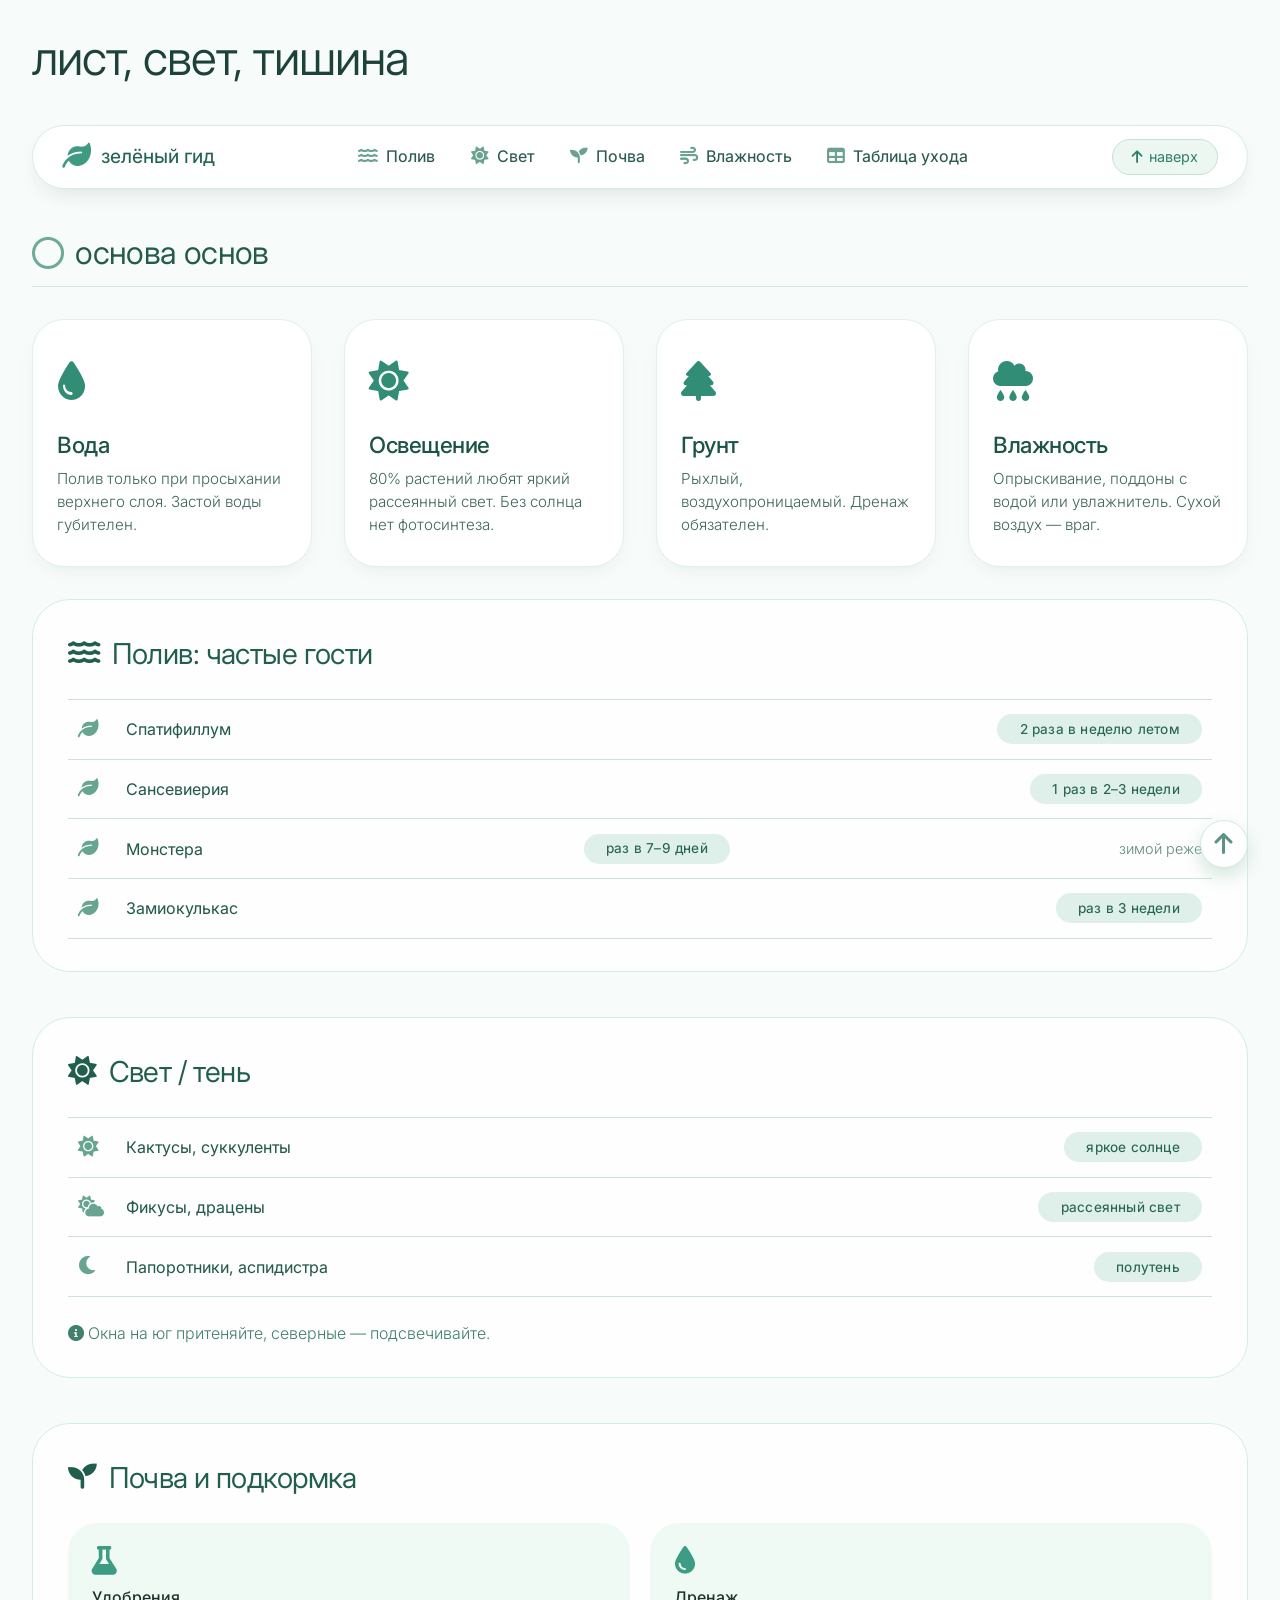
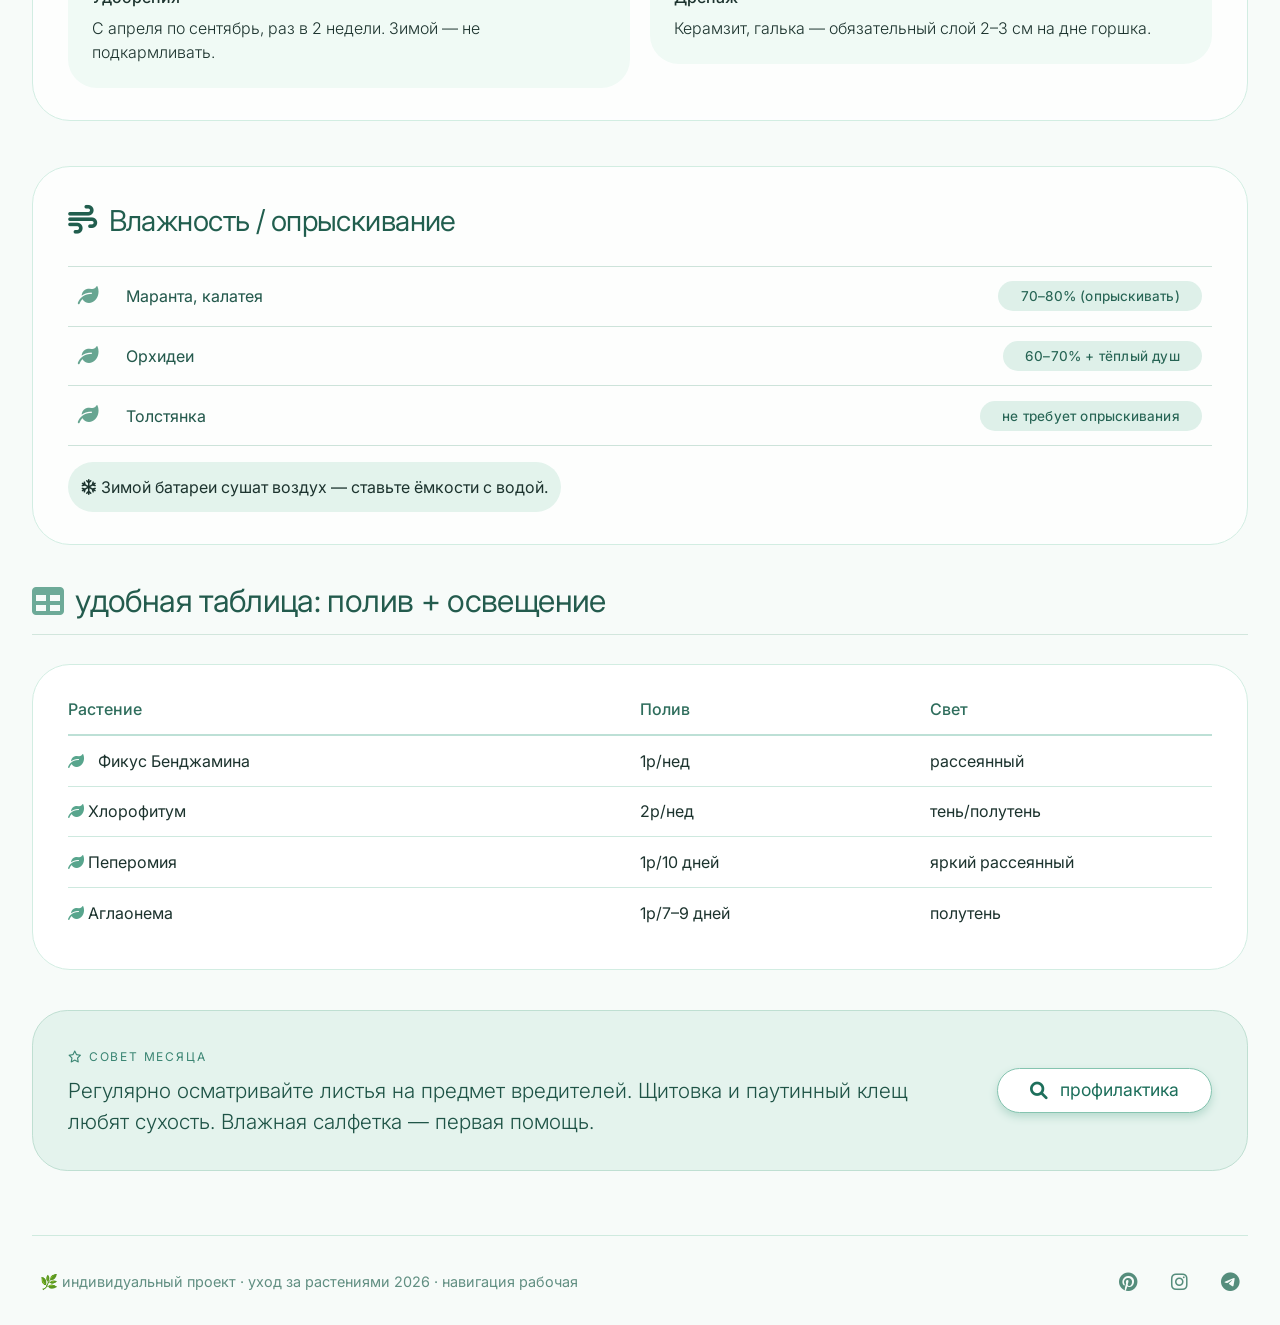
<file: практическая работа 1.html>
<!DOCTYPE html>
<html lang="ru">
<head>
    <meta charset="UTF-8">
    <meta name="viewport" content="width=device-width, initial-scale=1.0">
    <title>Зелёный минимум · навигация ухода</title>
    <!-- Шрифт Inter: чистый, современный, читаемый -->
    <link rel="preconnect" href="https://fonts.googleapis.com">
    <link rel="preconnect" href="https://fonts.gstatic.com" crossorigin>
    <link href="https://fonts.googleapis.com/css2?family=Inter:opsz,wght@14..32,300;14..32,400;14..32,500;14..32,600&display=swap" rel="stylesheet">
    <!-- Font Awesome 6 (бесплатный) для минималистичных иконок -->
    <link rel="stylesheet" href="https://cdnjs.cloudflare.com/ajax/libs/font-awesome/6.0.0-beta3/css/all.min.css">
    <style>
        * {
            margin: 0;
            padding: 0;
            box-sizing: border-box;
        }

        html {
            scroll-behavior: smooth; /* Плавная прокрутка для навигации */
        }

        body {
            background-color: #f7fbf9;
            font-family: 'Inter', sans-serif;
            color: #1c332e;
            line-height: 1.5;
            min-height: 100vh;
            display: flex;
            flex-direction: column;
        }

        /* контейнер с небольшими отступами */
        .wrapper {
            max-width: 1300px;
            margin: 0 auto;
            padding: 2rem 2rem 1rem 2rem;
            width: 100%;
        }

        /* типографика */
        h1, h2, h3 {
            font-weight: 450;
            letter-spacing: -0.02em;
        }

        h1 {
            font-size: 3rem;
            font-weight: 350;
            color: #1c423a;
            line-height: 1.1;
        }

        .subhead {
            font-size: 1.15rem;
            font-weight: 300;
            color: #49746a;
            margin: 0.5rem 0 2.5rem 1rem;
            border-left: 3px solid #b3d1c5;
            padding-left: 1.5rem;
        }

        h2 {
            font-size: 2rem;
            font-weight: 380;
            color: #235b4d;
            margin: 1.5rem 0 1.8rem 0;
            display: flex;
            align-items: center;
            gap: 12px;
            border-bottom: 1px solid #d2e6dd;
            padding-bottom: 0.6rem;
        }

        h2 i {
            color: #6daa98;
            font-size: 2rem;
        }

        /* ========== НАВИГАЦИЯ (рабочая, красивая) ========== */
        .nav-bar {
            background: #ffffffda;
            backdrop-filter: blur(6px);
            -webkit-backdrop-filter: blur(6px);
            border-radius: 80px;
            padding: 0.8rem 1.8rem;
            margin: 2rem 0 2.5rem 0;
            display: flex;
            flex-wrap: wrap;
            align-items: center;
            justify-content: space-between;
            box-shadow: 0 10px 25px -12px #1f4d3e33;
            border: 1px solid #d7ece2;
            position: sticky;
            top: 20px;
            z-index: 10;
        }

        .logo-nav {
            display: flex;
            align-items: center;
            gap: 10px;
            font-weight: 450;
            color: #256555;
            font-size: 1.2rem;
        }

        .logo-nav i {
            font-size: 1.8rem;
            color: #409a82;
        }

        .nav-links {
            display: flex;
            flex-wrap: wrap;
            gap: 1rem 2rem;
        }

        .nav-links a {
            text-decoration: none;
            color: #2b5b50;
            font-weight: 450;
            font-size: 1rem;
            padding: 0.3rem 0.1rem;
            border-bottom: 2px solid transparent;
            transition: border-color 0.2s, color 0.2s, transform 0.1s;
            display: inline-flex;
            align-items: center;
            gap: 8px;
        }

        .nav-links a i {
            color: #6ba28f;
            font-size: 1.1rem;
        }

        .nav-links a:hover {
            border-bottom-color: #2f8b74;
            color: #174b3f;
            transform: translateY(-1px);
        }

        /* кнопка "наверх" в навигации (доп. комфорт) */
        .nav-top {
            background: #ecf7f2;
            border-radius: 40px;
            padding: 0.4rem 1.2rem;
            font-size: 0.9rem;
            color: #2f7f6b;
            cursor: default;
            display: flex;
            align-items: center;
            gap: 6px;
            border: 1px solid #c6e0d6;
            transition: background 0.1s;
        }

        .nav-top i {
            font-size: 0.9rem;
        }

        /* адаптив навигации */
        @media (max-width: 750px) {
            .nav-bar {
                flex-direction: column;
                align-items: start;
                gap: 1rem;
                border-radius: 40px;
            }
            .nav-links {
                justify-content: flex-start;
            }
        }

        /* ========== КАРТОЧКИ С ПРИНЦИПАМИ (grid) ========== */
        .grid-principles {
            display: grid;
            grid-template-columns: repeat(auto-fit, minmax(210px, 1fr));
            gap: 2rem;
            margin: 2rem 0 2rem 0;
        }

        .principle-item {
            background: #ffffff;
            padding: 2rem 1.5rem 1.8rem 1.5rem;
            border-radius: 32px;
            border: 1px solid #e1f0e9;
            box-shadow: 0 8px 18px -10px #a7c9bb5e;
            transition: box-shadow 0.2s;
        }

        .principle-item:hover {
            box-shadow: 0 16px 28px -12px #81b9a7;
        }

        .principle-icon {
            font-size: 2.5rem;
            color: #318d75;
            margin-bottom: 1rem;
        }

        .principle-item h3 {
            font-size: 1.4rem;
            font-weight: 500;
            color: #1b5345;
            margin-bottom: 0.4rem;
        }

        .principle-item p {
            color: #3f675c;
            font-weight: 300;
            font-size: 0.95rem;
        }

        /* ========== БЛОК С ГИДОМ ПО УХОДУ (таблица/список) ========== */
        .care-sections {
            display: flex;
            flex-direction: column;
            gap: 2.8rem;
            margin: 2rem 0 2rem 0;
        }

        .care-block {
            background: #ffffffb0;
            backdrop-filter: blur(2px);
            border-radius: 38px;
            padding: 2rem 2.2rem;
            border: 1px solid #d2ede2;
            scroll-margin-top: 90px; /* чтобы при навигации заголовок не прятался под sticky */
        }

        .care-block h3 {
            font-size: 1.8rem;
            font-weight: 380;
            color: #215e4e;
            margin-bottom: 1.5rem;
            display: flex;
            align-items: center;
            gap: 12px;
        }

        .plant-list {
            display: flex;
            flex-direction: column;
        }

        .plant-row {
            display: flex;
            align-items: center;
            justify-content: space-between;
            padding: 0.9rem 0.6rem;
            border-bottom: 1px solid #cde3da;
            flex-wrap: wrap;
            gap: 0.8rem;
        }

        .plant-row:first-of-type {
            border-top: 1px solid #cde3da;
        }

        .plant-row .name {
            font-weight: 420;
            display: flex;
            align-items: center;
            gap: 1rem;
            color: #255a4d;
        }

        .plant-row .name i {
            color: #67a591;
            font-size: 1.3rem;
            width: 2rem;
        }

        .badge {
            background: #def0e9;
            color: #266454;
            padding: 0.3rem 1.4rem;
            border-radius: 40px;
            font-size: 0.85rem;
            font-weight: 450;
            letter-spacing: 0.2px;
        }

        .extra-note {
            font-size: 0.9rem;
            color: #5f897d;
            font-weight: 300;
            margin-left: 0.5rem;
        }

        /* совет месяца (выделенный блок) */
        .tip-month {
            background: #e4f3ed;
            border-radius: 2.2rem;
            padding: 2rem 2.2rem;
            margin: 2.5rem 0;
            display: flex;
            flex-wrap: wrap;
            align-items: center;
            gap: 2rem;
            border: 1px solid #bfdfd2;
        }

        .tip-month .tip-content {
            flex: 2 1 300px;
        }

        .tip-month .small-tag {
            font-size: 0.75rem;
            text-transform: uppercase;
            letter-spacing: 1.8px;
            color: #3a8573;
        }

        .tip-month p {
            font-size: 1.3rem;
            font-weight: 300;
            color: #1e5346;
            margin-top: 0.5rem;
        }

        .tip-month .badge-plant {
            background: white;
            padding: 0.5rem 2rem;
            border-radius: 60px;
            font-size: 1.1rem;
            color: #1d6f5b;
            border: 1px solid #85c4b0;
            box-shadow: 0 4px 8px #b7dace;
            display: inline-flex;
            align-items: center;
            gap: 12px;
        }

        /* footer */
        .footer {
            margin-top: 4rem;
            padding: 2rem 0.5rem 0.8rem 0.5rem;
            border-top: 1px solid #cfeadf;
            display: flex;
            flex-wrap: wrap;
            justify-content: space-between;
            align-items: center;
            color: #618f82;
            font-size: 0.9rem;
        }

        .footer-icons a {
            color: #558d7c;
            margin-left: 1.8rem;
            text-decoration: none;
            font-size: 1.2rem;
        }
        .footer-icons a:hover {
            color: #19493e;
        }

        /* ID для навигации (якоря) */
        #poliv, #svet, #pochva, #vlazhnost, #top {
            scroll-margin-top: 100px;
        }

        /* маленькая кнопка вверх (для удобства) */
        .go-up {
            position: fixed;
            bottom: 2rem;
            right: 2rem;
            background: white;
            width: 48px;
            height: 48px;
            border-radius: 50%;
            display: flex;
            align-items: center;
            justify-content: center;
            box-shadow: 0 8px 18px #cadfd5;
            color: #327a66;
            border: 1px solid #c6e4d8;
            text-decoration: none;
            font-size: 1.5rem;
            transition: 0.2s;
            opacity: 0.8;
        }

        .go-up:hover {
            opacity: 1;
            background: #f0fff9;
            transform: scale(1.05);
        }

        /* адаптация */
        @media (max-width: 600px) {
            .wrapper { padding: 1rem; }
            h1 { font-size: 2.4rem; }
            .care-block { padding: 1.5rem; }
            .nav-bar { top: 5px; }
        }
    </style>
</head>
<body>
    <div class="wrapper">
        <!-- шапка -->
        <h1 id="top">лист, свет, тишина</h1>
        <!--подшапник-->
        <div class="subhead"></div>

        <!-- РАБОЧАЯ НАВИГАЦИЯ (sticky, красивая) -->
        <div class="nav-bar">
            <div class="logo-nav">
                <i class="fas fa-leaf"></i> 
                <span>зелёный гид</span>
            </div>
            <div class="nav-links">
                <a href="#poliv"><i class="fas fa-water"></i>Полив</a>
                <a href="#svet"><i class="fas fa-sun"></i>Свет</a>
                <a href="#pochva"><i class="fas fa-seedling"></i>Почва</a>
                <a href="#vlazhnost"><i class="fas fa-wind"></i>Влажность</a>
                <a href="#plant-table"><i class="fas fa-table"></i>Таблица ухода</a>
            </div>
            <div class="nav-top" onclick="window.scrollTo({top:0,behavior:'smooth'});" style="cursor: pointer;">
                <i class="fas fa-arrow-up"></i> наверх
            </div>
        </div>

        <!-- Четыре принципа (карточки для быстрого понимания) -->
        <h2><i class="far fa-circle"></i> основа основ</h2>
        <div class="grid-principles">
            <div class="principle-item">
                <div class="principle-icon"><i class="fas fa-tint"></i></div>
                <h3>Вода</h3>
                <p>Полив только при просыхании верхнего слоя. Застой воды губителен.</p>
            </div>
            <div class="principle-item">
                <div class="principle-icon"><i class="fas fa-sun"></i></div>
                <h3>Освещение</h3>
                <p>80% растений любят яркий рассеянный свет. Без солнца нет фотосинтеза.</p>
            </div>
            <div class="principle-item">
                <div class="principle-icon"><i class="fas fa-tree"></i></div>
                <h3>Грунт</h3>
                <p>Рыхлый, воздухопроницаемый. Дренаж обязателен.</p>
            </div>
            <div class="principle-item">
                <div class="principle-icon"><i class="fas fa-cloud-rain"></i></div>
                <h3>Влажность</h3>
                <p>Опрыскивание, поддоны с водой или увлажнитель. Сухой воздух — враг.</p>
            </div>
        </div>

        <!-- ========== ОСНОВНЫЕ РАЗДЕЛЫ (якоря для навигации) ========== -->
        <div class="care-sections">

            <!-- 1. Полив -->
            <div id="poliv" class="care-block">
                <h3><i class="fas fa-water"></i> Полив: частые гости</h3>
                <div class="plant-list">
                    <div class="plant-row">
                        <span class="name"><i class="fas fa-leaf"></i>Спатифиллум</span>
                        <span class="badge">2 раза в неделю летом</span>
                    </div>
                    <div class="plant-row">
                        <span class="name"><i class="fas fa-leaf"></i>Сансевиерия</span>
                        <span class="badge">1 раз в 2–3 недели</span>
                    </div>
                    <div class="plant-row">
                        <span class="name"><i class="fas fa-leaf"></i>Монстера</span>
                        <span class="badge">раз в 7–9 дней</span>
                        <span class="extra-note">зимой реже</span>
                    </div>
                    <div class="plant-row">
                        <span class="name"><i class="fas fa-leaf"></i>Замиокулькас</span>
                        <span class="badge">раз в 3 недели</span>
                    </div>
                </div>
            </div>

            <!-- 2. Свет -->
            <div id="svet" class="care-block">
                <h3><i class="fas fa-sun"></i> Свет / тень</h3>
                <div class="plant-list">
                    <div class="plant-row">
                        <span class="name"><i class="fas fa-sun"></i>Кактусы, суккуленты</span>
                        <span class="badge">яркое солнце</span>
                    </div>
                    <div class="plant-row">
                        <span class="name"><i class="fas fa-cloud-sun"></i>Фикусы, драцены</span>
                        <span class="badge">рассеянный свет</span>
                    </div>
                    <div class="plant-row">
                        <span class="name"><i class="fas fa-moon"></i>Папоротники, аспидистра</span>
                        <span class="badge">полутень</span>
                    </div>
                </div>
                <p style="margin-top: 1.5rem; font-weight: 300; color: #427f6d;"><i class="fas fa-info-circle"></i> Окна на юг притеняйте, северные — подсвечивайте.</p>
            </div>

            <!-- 3. Почва и удобрения -->
            <div id="pochva" class="care-block">
                <h3><i class="fas fa-seedling"></i> Почва и подкормка</h3>
                <div style="display: grid; gap: 1.2rem; grid-template-columns: 1fr 1fr; align-items: start;">
                    <div style="background: #f0faf5; border-radius: 1.8rem; padding: 1.5rem;">
                        <i class="fas fa-flask" style="color: #3f9c84; font-size: 1.8rem; margin-bottom: 0.6rem;"></i>
                        <h4 style="font-weight: 500; margin-bottom: 0.4rem;">Удобрения</h4>
                        <p style="font-weight: 300;">С апреля по сентябрь, раз в 2 недели. Зимой — не подкармливать.</p>
                    </div>
                    <div style="background: #f0faf5; border-radius: 1.8rem; padding: 1.5rem;">
                        <i class="fas fa-droplet" style="color: #3f9c84; font-size: 1.8rem; margin-bottom: 0.6rem;"></i>
                        <h4 style="font-weight: 500; margin-bottom: 0.4rem;">Дренаж</h4>
                        <p style="font-weight: 300;">Керамзит, галька — обязательный слой 2–3 см на дне горшка.</p>
                    </div>
                </div>
            </div>

            <!-- 4. Влажность воздуха -->
            <div id="vlazhnost" class="care-block">
                <h3><i class="fas fa-wind"></i> Влажность / опрыскивание</h3>
                <div class="plant-list">
                    <div class="plant-row">
                        <span class="name"><i class="fas fa-leaf"></i>Маранта, калатея</span>
                        <span class="badge">70–80% (опрыскивать)</span>
                    </div>
                    <div class="plant-row">
                        <span class="name"><i class="fas fa-leaf"></i>Орхидеи</span>
                        <span class="badge">60–70% + тёплый душ</span>
                    </div>
                    <div class="plant-row">
                        <span class="name"><i class="fas fa-leaf"></i>Толстянка</span>
                        <span class="badge">не требует опрыскивания</span>
                    </div>
                </div>
                <p style="margin-top: 1rem; background: #e3f3ec; padding: 0.8rem; border-radius: 40px; display: inline-block;"><i class="far fa-snowflake"></i> Зимой батареи сушат воздух — ставьте ёмкости с водой.</p>
            </div>
        </div>

        <!-- Отдельный блок: таблица ухода (plant-table) -->
        <h2 id="plant-table" style="margin-top: 2rem;"><i class="fas fa-table"></i> удобная таблица: полив + освещение</h2>
        <div class="care-block" style="background: white;">
            <div style="display: grid; grid-template-columns: 2fr 1fr 1fr; gap: 0.5rem; font-weight: 500; color: #2e6d5c; border-bottom: 2px solid #bde0d6; padding-bottom: 0.8rem;">
                <div>Растение</div><div>Полив</div><div>Свет</div>
            </div>
            <div style="display: grid; grid-template-columns: 2fr 1fr 1fr; gap: 0.5rem; padding: 0.8rem 0; border-bottom: 1px solid #cee9df;">
                <div><i class="fas fa-leaf" style="color: #58a58d; width: 1.6rem;"></i> Фикус Бенджамина</div><div>1р/нед</div><div>рассеянный</div>
            </div>
            <div style="display: grid; grid-template-columns: 2fr 1fr 1fr; gap: 0.5rem; padding: 0.8rem 0; border-bottom: 1px solid #cee9df;">
                <div><i class="fas fa-leaf" style="color: #58a58d;"></i> Хлорофитум</div><div>2р/нед</div><div>тень/полутень</div>
            </div>
            <div style="display: grid; grid-template-columns: 2fr 1fr 1fr; gap: 0.5rem; padding: 0.8rem 0; border-bottom: 1px solid #cee9df;">
                <div><i class="fas fa-leaf" style="color: #58a58d;"></i> Пеперомия</div><div>1р/10 дней</div><div>яркий рассеянный</div>
            </div>
            <div style="display: grid; grid-template-columns: 2fr 1fr 1fr; gap: 0.5rem; padding: 0.8rem 0;">
                <div><i class="fas fa-leaf" style="color: #58a58d;"></i> Аглаонема</div><div>1р/7–9 дней</div><div>полутень</div>
            </div>
        </div>

        <!-- яркий совет месяца (для привлечения внимания) -->
        <div class="tip-month">
            <div class="tip-content">
                <span class="small-tag"><i class="far fa-star"></i> совет месяца</span>
                <p>Регулярно осматривайте листья на предмет вредителей. Щитовка и паутинный клещ любят сухость. Влажная салфетка — первая помощь.</p>
            </div>
            <div class="badge-plant">
                <i class="fas fa-magnifying-glass"></i> профилактика
            </div>
        </div>

        <!-- footer -->
        <div class="footer">
            <span>🌿 индивидуальный проект · уход за растениями 2026 · навигация рабочая</span>
            <span class="footer-icons">
                <a href="#"><i class="fab fa-pinterest"></i></a>
                <a href="#"><i class="fab fa-instagram"></i></a>
                <a href="#"><i class="fab fa-telegram"></i></a>
            </span>
        </div>
    </div>

    <!-- Кнопка "наверх" (доп. комфорт) -->
    <a href="#" class="go-up" title="вверх"><i class="fas fa-arrow-up"></i></a>
</body>
</html>
</file>
